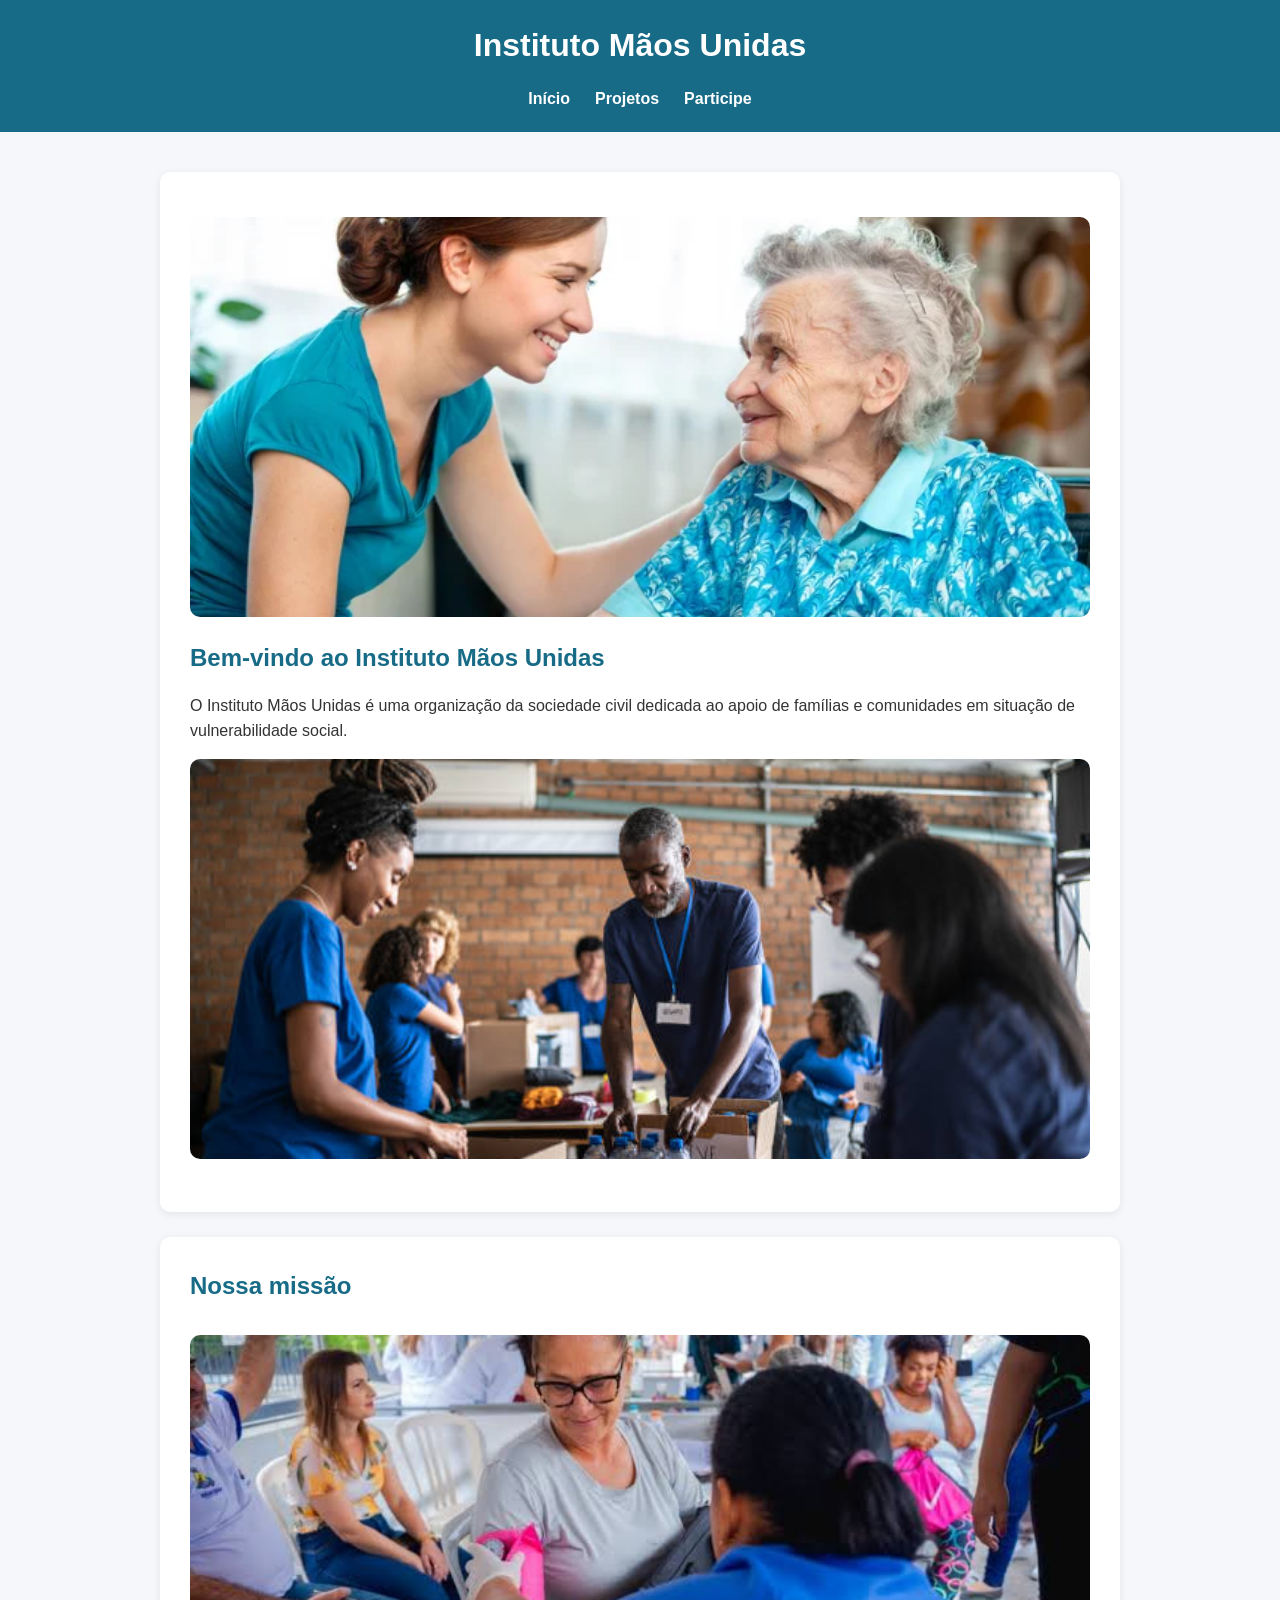
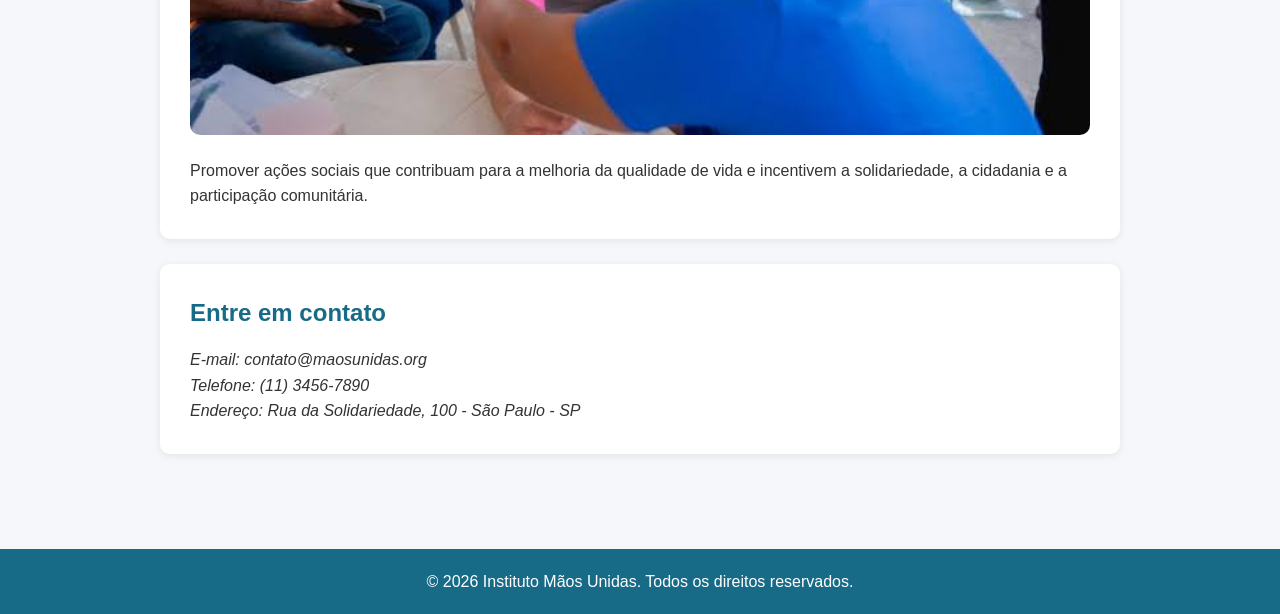
<file: index.html>
<!DOCTYPE html>
<html lang="pt-BR">

<head>
    <meta charset="UTF-8">
    <meta name="viewport" content="width=device-width, initial-scale=1.0">
    <meta name="description" content="Instituto Mãos Unidas - Organização dedicada a ações sociais e apoio à comunidade.">
    <title>Instituto Mãos Unidas | Início</title>
    <link rel="stylesheet"  href="css/style.css">
</head>

<body>

    <header>
        <h1>Instituto Mãos Unidas</h1>

        <nav>
            <ul>
                <li><a href="index.html">Início</a></li>
                <li><a href="projetos.html">Projetos</a></li>
                <li><a href="cadastro.html">Participe</a></li>
            </ul>
        </nav>
    </header>

    <main>

        <section>
            
            <img src="imagens/banner.jpg"
     alt="Pessoas unidas em uma ação de solidariedade"> 

            <h2>Bem-vindo ao Instituto Mãos Unidas</h2>

            <p>
                O Instituto Mãos Unidas é uma organização da sociedade civil
                dedicada ao apoio de famílias e comunidades em situação de
                vulnerabilidade social.
            </p>

            <img src="imagens/voluntarios.jpg"
                 alt="Voluntários do Instituto Mãos Unidas realizando uma ação social">
        </section>

        <section>
            <h2>Nossa missão</h2>
            
<img src="imagens/eventos.jpg"
         alt="Pessoas reunidas em uma ação comunitária">
            <p>
                Promover ações sociais que contribuam para a melhoria da
                qualidade de vida e incentivem a solidariedade, a cidadania
                e a participação comunitária.
            </p>
        </section>

        <section>
            <h2>Entre em contato</h2>

            <address>
                E-mail: contato@maosunidas.org<br>
                Telefone: (11) 3456-7890<br>
                Endereço: Rua da Solidariedade, 100 - São Paulo - SP
            </address>
        </section>

    </main>

    <footer>
        <p>&copy; 2026 Instituto Mãos Unidas. Todos os direitos reservados.</p>
    </footer>

</body>

</html>
</file>
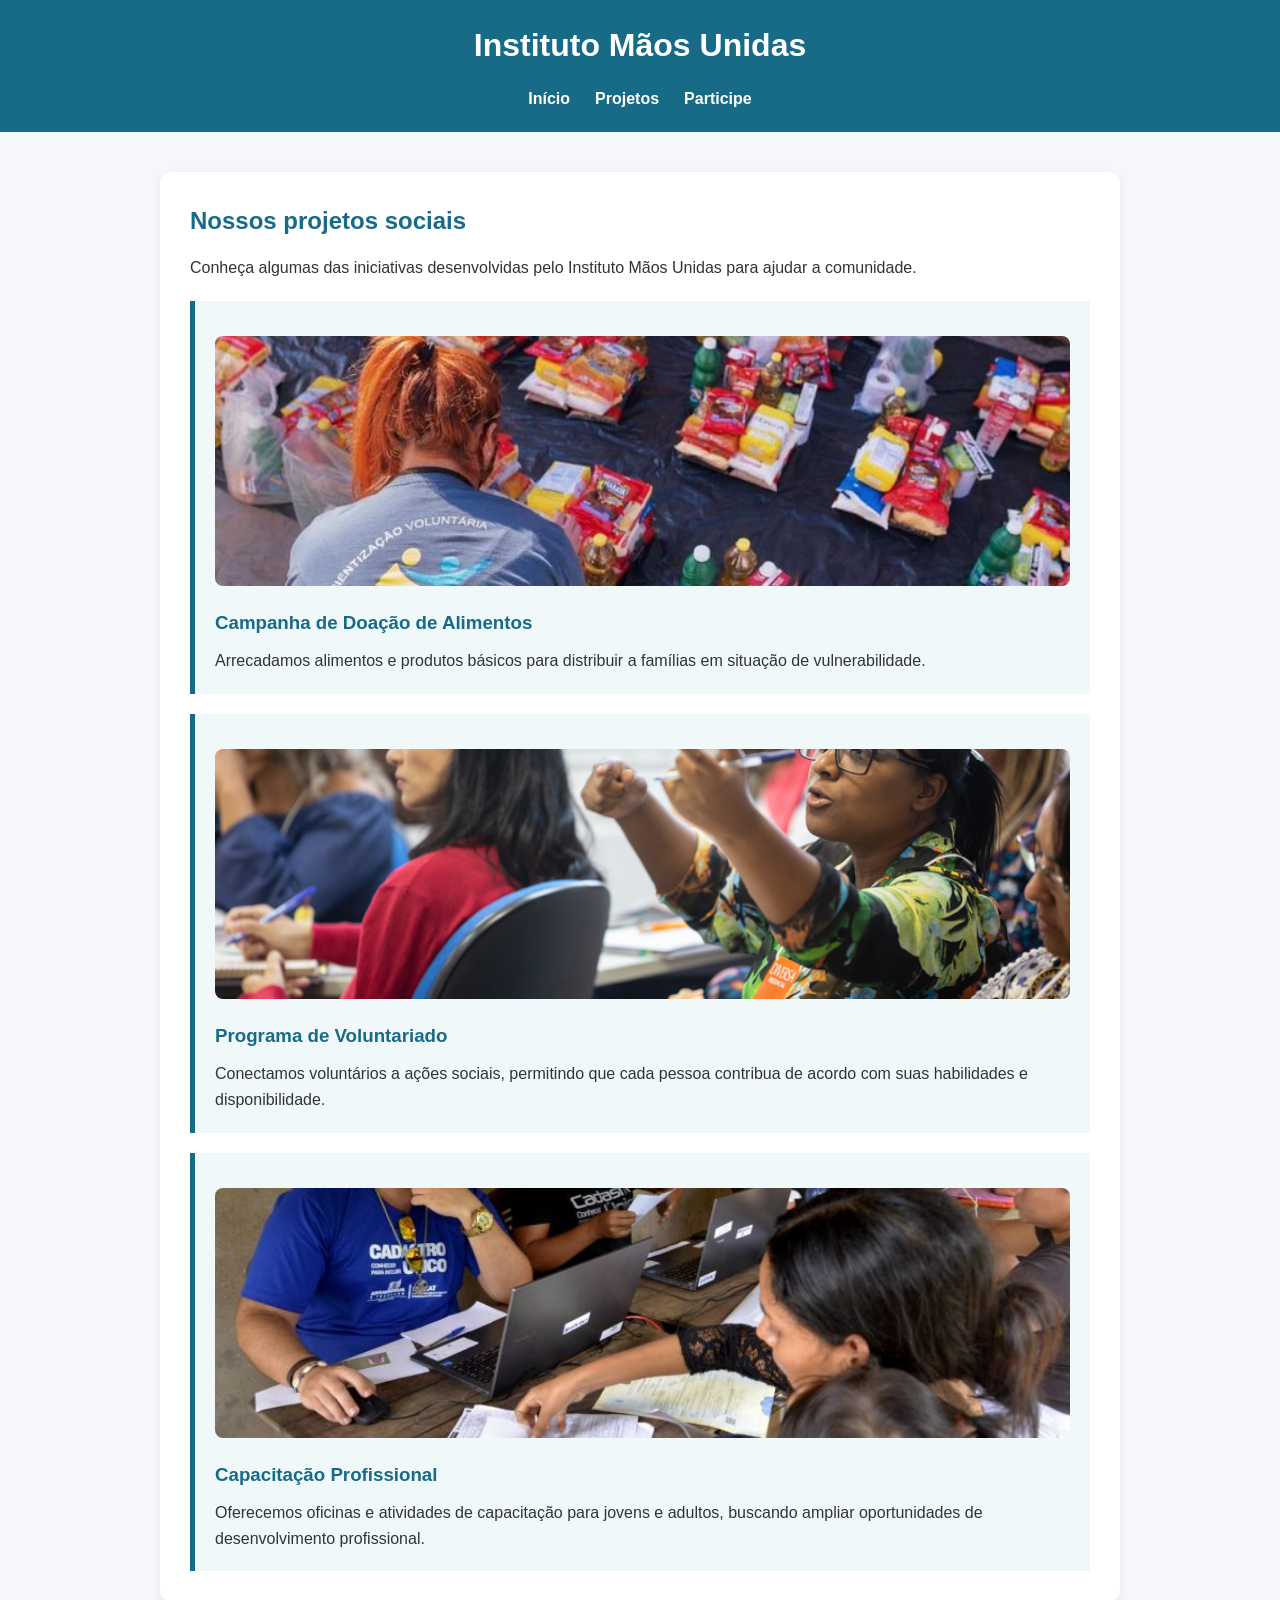
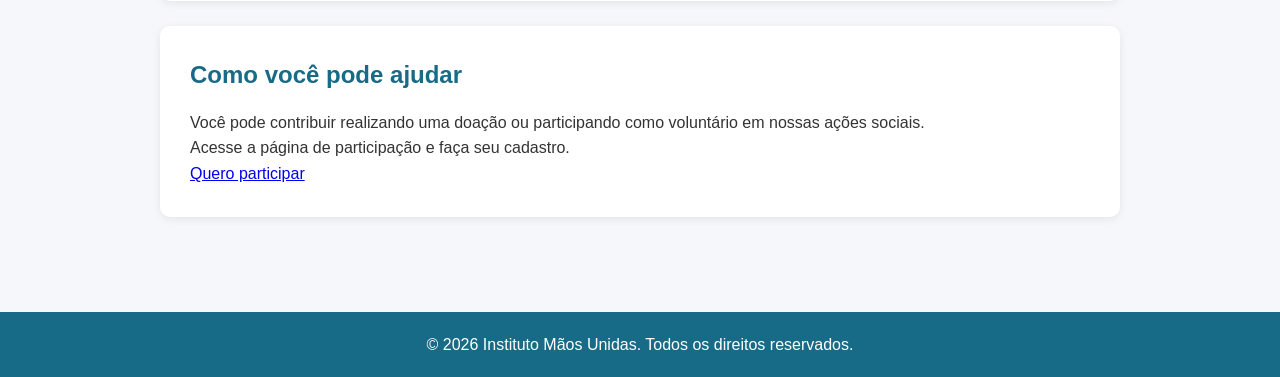
<file: projetos.html>
<!DOCTYPE html>
<html lang="pt-BR">

<head>
    <meta charset="UTF-8">
    <meta name="viewport" content="width=device-width, initial-scale=1.0">
    <meta name="description" content="Conheça os projetos sociais do Instituto Mãos Unidas.">
    <title>Instituto Mãos Unidas | Projetos</title>
    <link rel="stylesheet" href="css/style.css">
</head>

<body>

    <header>
        <h1>Instituto Mãos Unidas</h1>

        <nav>
            <ul>
                <li><a href="index.html">Início</a></li>
                <li><a href="projetos.html">Projetos</a></li>
                <li><a href="cadastro.html">Participe</a></li>
            </ul>
        </nav>
    </header>

    <main>

        <section>
            <h2>Nossos projetos sociais</h2>

            <p>
                Conheça algumas das iniciativas desenvolvidas pelo
                Instituto Mãos Unidas para ajudar a comunidade.
            </p>

            <article>
                <img src="imagens/alimentacao.jpg"
         alt="Doação de alimentos para famílias em situação de vulnerabilidade">

                <h3>Campanha de Doação de Alimentos</h3>

                <p>
                    Arrecadamos alimentos e produtos básicos para
                    distribuir a famílias em situação de vulnerabilidade.
                </p>
            </article>

            <article>
                <img src="imagens/educacao.jpg"
     alt="Capacitação profissional para jovens e adultos">

                <h3>Programa de Voluntariado</h3>

                <p>
                    Conectamos voluntários a ações sociais, permitindo
                    que cada pessoa contribua de acordo com suas
                    habilidades e disponibilidade.
                </p>
            </article>

            <article>
                <img src="imagens/assistencia.jpg"
     alt="Apoio social a famílias e comunidades">
     
                <h3>Capacitação Profissional</h3>

                <p>
                    Oferecemos oficinas e atividades de capacitação
                    para jovens e adultos, buscando ampliar oportunidades
                    de desenvolvimento profissional.
                </p>
            </article>

        </section>

        <section>
            <h2>Como você pode ajudar</h2>

            <p>
                Você pode contribuir realizando uma doação ou participando
                como voluntário em nossas ações sociais.
            </p>

            <p>
                Acesse a página de participação e faça seu cadastro.
            </p>

            <a href="cadastro.html">Quero participar</a>
        </section>

    </main>

    <footer>
        <p>&copy; 2026 Instituto Mãos Unidas. Todos os direitos reservados.</p>
    </footer>

</body>

</html>
</file>
<file: css/style.css>
* {
    margin: 0;
    padding: 0;
    box-sizing: border-box;
}

body {
    font-family: Arial, Helvetica, sans-serif;
    line-height: 1.6;
    color: #333;
    background-color: #f5f7fa;
}

header {
    background-color: #176b87;
    color: white;
    padding: 20px;
}

header h1 {
    text-align: center;
    margin-bottom: 15px;
}

nav ul {
    list-style: none;
    display: flex;
    justify-content: center;
    gap: 25px;
}

nav a {
    color: white;
    text-decoration: none;
    font-weight: bold;
}

nav a:hover {
    text-decoration: underline;
}

main {
    max-width: 1000px;
    margin: 0 auto;
    padding: 40px 20px;
}

section {
    background-color: white;
    padding: 30px;
    margin-bottom: 25px;
    border-radius: 10px;
    box-shadow: 0 2px 8px rgba(0, 0, 0, 0.08);
}

h2 {
    color: #176b87;
    margin-bottom: 15px;
}

h3 {
    color: #176b87;
    margin-bottom: 10px;
}

article {
    margin-top: 20px;
    padding: 20px;
    border-left: 5px solid #176b87;
    background-color: #f0f8fa;
}

footer {
    background-color: #176b87;
    color: white;
    text-align: center;
    padding: 20px;
    margin-top: 30px;
}

@media (max-width: 600px) {
    nav ul {
        flex-direction: column;
        align-items: center;
        gap: 10px;
    }

    main {
        padding: 20px 10px;
    }

    section {
        padding: 20px;
    }
}
form {
    display: flex;
    flex-direction: column;
    gap: 15px;
}

fieldset {
    border: 1px solid #ccc;
    border-radius: 8px;
    padding: 20px;
    margin-bottom: 20px;
}

legend {
    font-weight: bold;
    color: #176b87;
    padding: 0 8px;
}

label {
    font-weight: bold;
    margin-top: 5px;
}

input,
select,
textarea {
    width: 100%;
    padding: 10px;
    border: 1px solid #ccc;
    border-radius: 5px;
    font-size: 16px;
}

textarea {
    resize: vertical;
}

input:focus,
select:focus,
textarea:focus {
    outline: 2px solid #176b87;
}

button {
    padding: 12px 20px;
    border: none;
    border-radius: 5px;
    cursor: pointer;
    font-size: 16px;
    font-weight: bold;
    margin-top: 5px;
}

button[type="submit"] {
    background-color: #176b87;
    color: white;
}

button[type="reset"] {
    background-color: #ddd;
    color: #333;
}

button:hover {
    opacity: 0.85;
}
/* Estilo das imagens */

section img {
    width: 100%;
    max-height: 400px;
    object-fit: cover;
    border-radius: 10px;
    margin: 15px 0;
}

article img {
    width: 100%;
    max-height: 250px;
    object-fit: cover;
    border-radius: 8px;
    margin-bottom: 15px;
}
</file>
